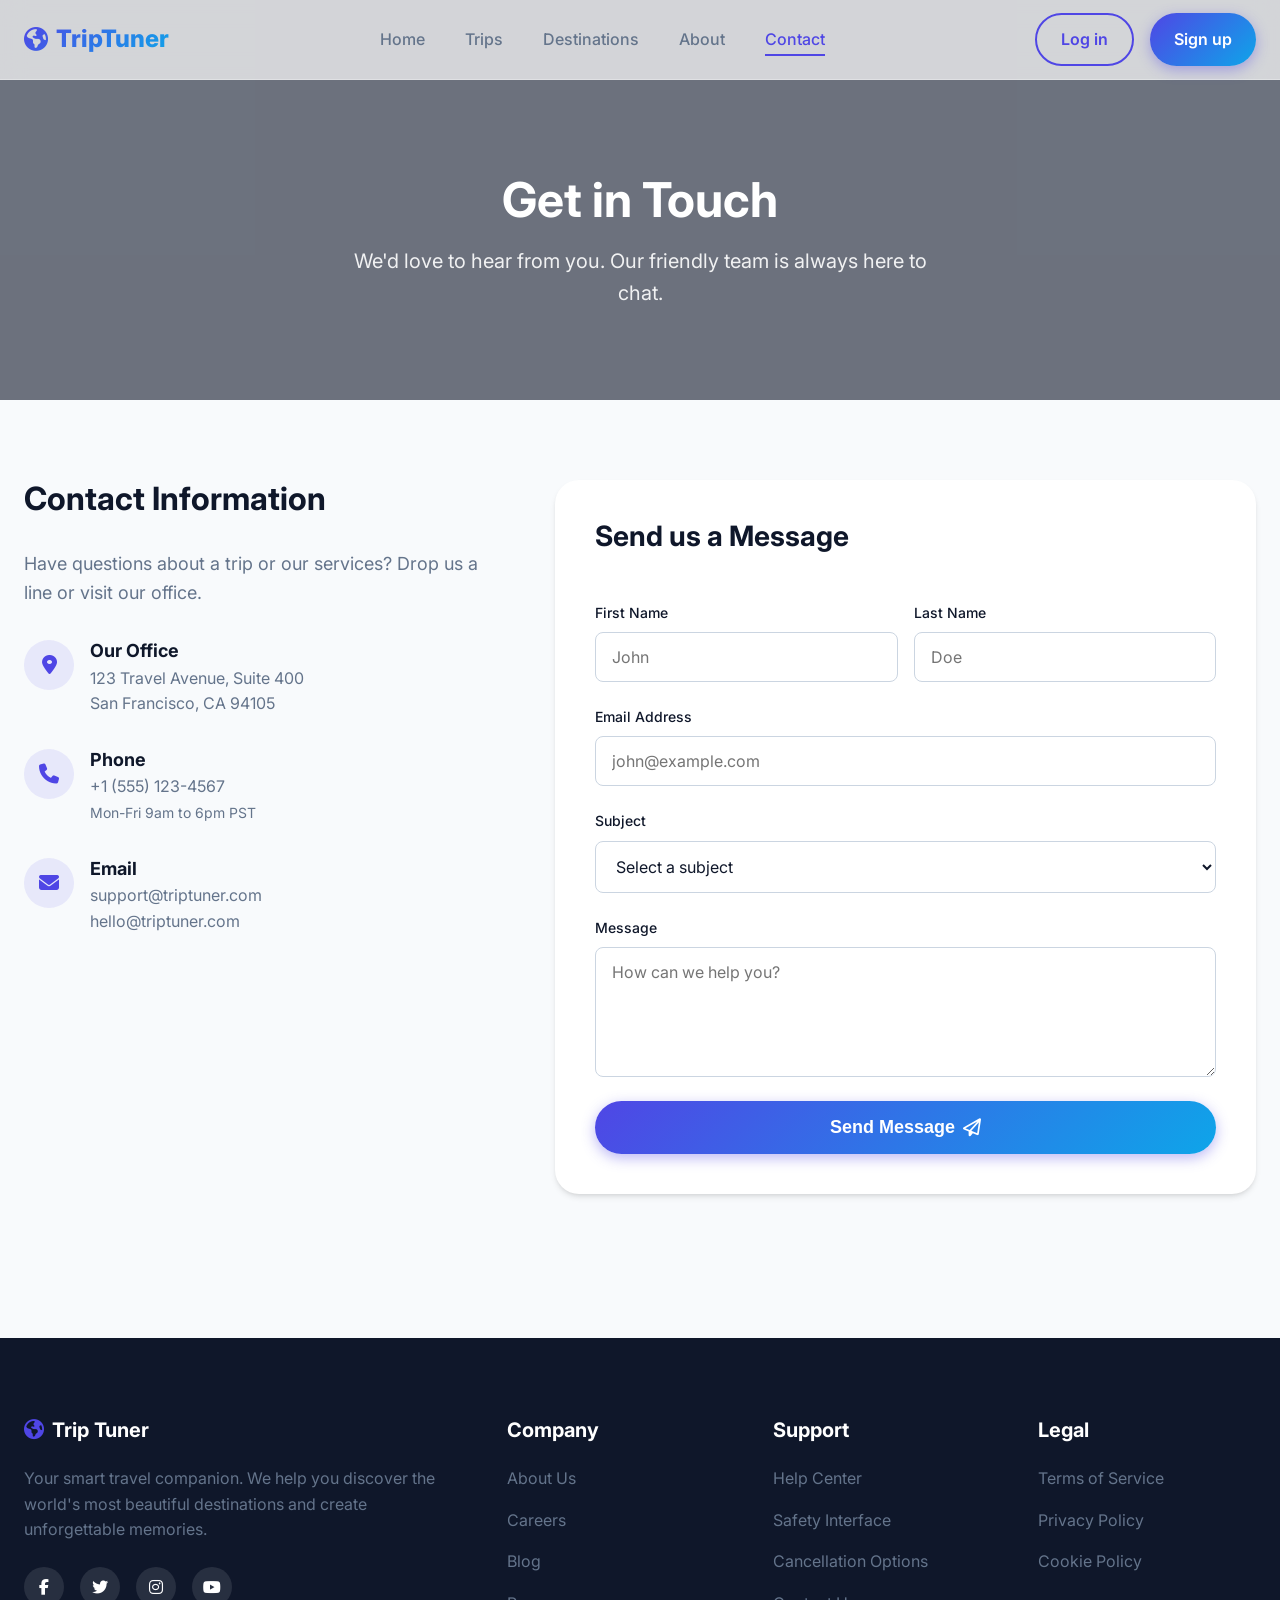
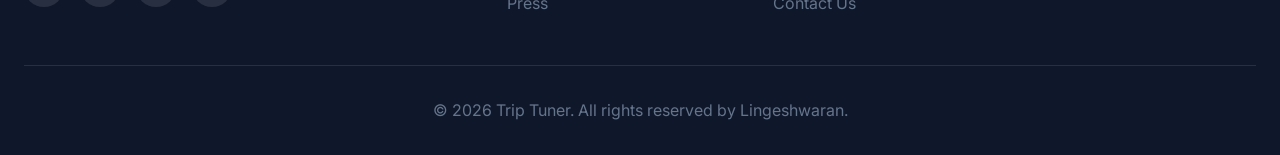
<file: Trip Tuner/contact.html>
<!DOCTYPE html>
<html lang="en">

<head>
    <meta charset="UTF-8">
    <meta name="viewport" content="width=device-width, initial-scale=1.0">
    <meta name="description" content="Contact Trip Tuner - Get in touch with us">
    <title>Contact Us | Trip Tuner</title>

    <!-- Google Fonts -->
    <link rel="preconnect" href="https://fonts.googleapis.com">
    <link rel="preconnect" href="https://fonts.gstatic.com" crossorigin>
    <link href="https://fonts.googleapis.com/css2?family=Inter:wght@400;500;600;700;800&display=swap" rel="stylesheet">

    <!-- Font Awesome for Icons -->
    <link rel="stylesheet" href="https://cdnjs.cloudflare.com/ajax/libs/font-awesome/6.4.0/css/all.min.css">

    <!-- Custom CSS -->
    <link rel="stylesheet" href="css/style.css">
</head>

<body>

    <!-- Navigation -->
    <nav class="navbar" id="navbar">
        <div class="container nav-container">
            <a href="index.html" class="logo">
                <i class="fa-solid fa-earth-americas"></i>
                TripTuner
            </a>

            <div class="nav-links" id="navLinks">
                <a href="index.html" class="nav-item">Home</a>
                <a href="trips.html" class="nav-item">Trips</a>
                <a href="#" class="nav-item">Destinations</a>
                <a href="#" class="nav-item">About</a>
                <a href="contact.html" class="nav-item active">Contact</a>

                <!-- Mobile Buttons -->
                <div class="nav-buttons-mobile" style="display: none;">
                    <a href="login.html" class="btn btn-outline" style="width: 100%">Log in</a>
                    <a href="signup.html" class="btn btn-primary" style="width: 100%">Sign up</a>
                </div>
            </div>

            <div class="nav-buttons" id="navButtonsDesktop">
                <a href="login.html" class="btn btn-outline">Log in</a>
                <a href="signup.html" class="btn btn-primary">Sign up</a>
            </div>

            <button class="mobile-menu-btn" id="mobileMenuBtn">
                <i class="fa-solid fa-bars"></i>
            </button>
        </div>
    </nav>

    <!-- Page Header -->
    <header class="page-header"
        style="background-image: url('https://images.unsplash.com/photo-1523961131990-5ea7c61b2107?ixlib=rb-4.0.3&auto=format&fit=crop&w=1920&q=80');">
        <div class="page-header-content container">
            <h1 class="page-title">Get in Touch</h1>
            <p class="page-subtitle">We'd love to hear from you. Our friendly team is always here to chat.</p>
        </div>
    </header>

    <!-- Contact Section -->
    <section class="section">
        <div class="container">
            <div class="contact-grid">

                <!-- Contact Info -->
                <div class="contact-info">
                    <h2 class="section-title" style="margin-bottom: 2rem; font-size: 2rem;">Contact Information</h2>
                    <p style="color: var(--text-muted); margin-bottom: 2rem; font-size: 1.125rem;">
                        Have questions about a trip or our services? Drop us a line or visit our office.
                    </p>

                    <div class="contact-methods">
                        <div class="contact-method">
                            <div class="contact-icon">
                                <i class="fa-solid fa-location-dot"></i>
                            </div>
                            <div class="contact-details">
                                <h3>Our Office</h3>
                                <p>123 Travel Avenue, Suite 400<br>San Francisco, CA 94105</p>
                            </div>
                        </div>

                        <div class="contact-method">
                            <div class="contact-icon">
                                <i class="fa-solid fa-phone"></i>
                            </div>
                            <div class="contact-details">
                                <h3>Phone</h3>
                                <p>+1 (555) 123-4567<br><span
                                        style="color: var(--text-muted); font-size: 0.875rem;">Mon-Fri 9am to 6pm
                                        PST</span></p>
                            </div>
                        </div>

                        <div class="contact-method">
                            <div class="contact-icon">
                                <i class="fa-solid fa-envelope"></i>
                            </div>
                            <div class="contact-details">
                                <h3>Email</h3>
                                <p>support@triptuner.com<br>hello@triptuner.com</p>
                            </div>
                        </div>
                    </div>
                </div>

                <!-- Contact Form -->
                <div class="contact-form-container">
                    <form class="auth-form"
                        onsubmit="event.preventDefault(); alert('Message sent successfully! We will get back to you soon.');">
                        <h2 style="font-size: 1.75rem; margin-bottom: 1.5rem; color: var(--text-main);">Send us a
                            Message</h2>

                        <div class="form-row" style="display: grid; grid-template-columns: 1fr 1fr; gap: 1rem;">
                            <div class="form-group">
                                <label for="firstName" class="form-label">First Name</label>
                                <input type="text" id="firstName" class="form-input" placeholder="John" required>
                            </div>
                            <div class="form-group">
                                <label for="lastName" class="form-label">Last Name</label>
                                <input type="text" id="lastName" class="form-input" placeholder="Doe" required>
                            </div>
                        </div>

                        <div class="form-group">
                            <label for="email" class="form-label">Email Address</label>
                            <input type="email" id="email" class="form-input" placeholder="john@example.com" required>
                        </div>

                        <div class="form-group">
                            <label for="subject" class="form-label">Subject</label>
                            <select id="subject" class="form-input" required style="appearance: auto;">
                                <option value="" disabled selected>Select a subject</option>
                                <option value="booking">Booking Inquiry</option>
                                <option value="support">Technical Support</option>
                                <option value="feedback">Feedback</option>
                                <option value="other">Other</option>
                            </select>
                        </div>

                        <div class="form-group">
                            <label for="message" class="form-label">Message</label>
                            <textarea id="message" class="form-input" rows="5" placeholder="How can we help you?"
                                required style="resize: vertical;"></textarea>
                        </div>

                        <button type="submit" class="btn btn-primary"
                            style="width: 100%; padding: 1rem; font-size: 1.125rem;">
                            Send Message <i class="fa-regular fa-paper-plane" style="margin-left: 0.5rem;"></i>
                        </button>
                    </form>
                </div>
            </div>
        </div>
    </section>

    <!-- Footer -->
    <footer class="footer">
        <div class="container">
            <div class="footer-grid">
                <div class="footer-col">
                    <h3><i class="fa-solid fa-earth-americas"
                            style="color: var(--primary); margin-right: 0.5rem;"></i>Trip Tuner</h3>
                    <p>Your smart travel companion. We help you discover the world's most beautiful destinations and
                        create unforgettable memories.</p>
                    <div class="social-links">
                        <a href="#"><i class="fa-brands fa-facebook-f"></i></a>
                        <a href="#"><i class="fa-brands fa-twitter"></i></a>
                        <a href="#"><i class="fa-brands fa-instagram"></i></a>
                        <a href="#"><i class="fa-brands fa-youtube"></i></a>
                    </div>
                </div>

                <div class="footer-col">
                    <h3>Company</h3>
                    <div class="footer-links">
                        <a href="#">About Us</a>
                        <a href="#">Careers</a>
                        <a href="#">Blog</a>
                        <a href="#">Press</a>
                    </div>
                </div>

                <div class="footer-col">
                    <h3>Support</h3>
                    <div class="footer-links">
                        <a href="#">Help Center</a>
                        <a href="#">Safety Interface</a>
                        <a href="#">Cancellation Options</a>
                        <a href="contact.html">Contact Us</a>
                    </div>
                </div>

                <div class="footer-col">
                    <h3>Legal</h3>
                    <div class="footer-links">
                        <a href="#">Terms of Service</a>
                        <a href="#">Privacy Policy</a>
                        <a href="#">Cookie Policy</a>
                    </div>
                </div>
            </div>

            <div class="footer-bottom">
                <p>&copy; 2026 Trip Tuner. All rights reserved by Lingeshwaran.</p>
            </div>
        </div>
    </footer>

    <!-- Scripts -->
    <script src="js/main.js"></script>
</body>

</html>
</file>
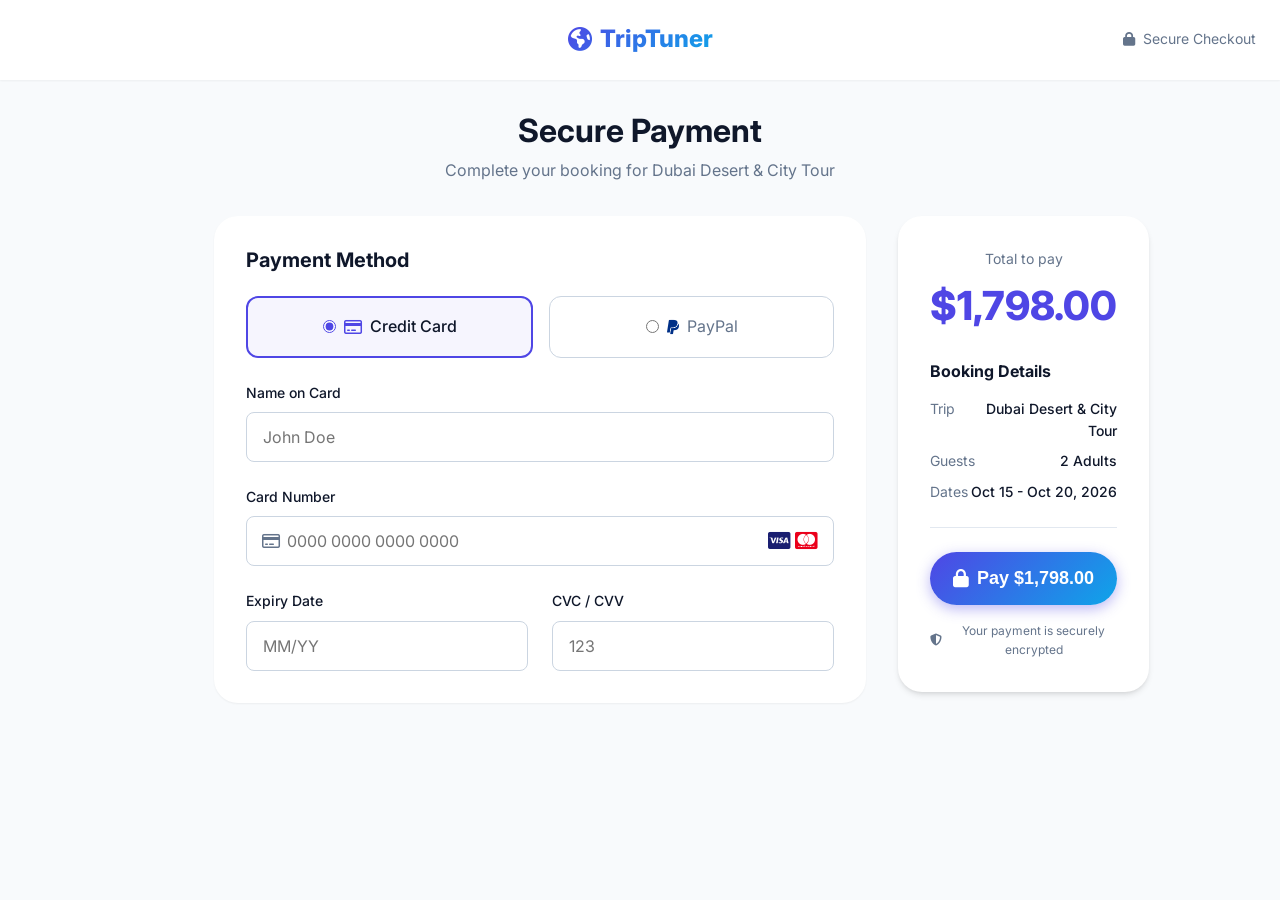
<file: Trip Tuner/payment.html>
<!DOCTYPE html>
<html lang="en">

<head>
    <meta charset="UTF-8">
    <meta name="viewport" content="width=device-width, initial-scale=1.0">
    <meta name="description" content="Secure Payment - Trip Tuner">
    <title>Secure Payment | Trip Tuner</title>

    <!-- Google Fonts -->
    <link rel="preconnect" href="https://fonts.googleapis.com">
    <link rel="preconnect" href="https://fonts.gstatic.com" crossorigin>
    <link href="https://fonts.googleapis.com/css2?family=Inter:wght@400;500;600;700;800&display=swap" rel="stylesheet">

    <!-- Font Awesome for Icons -->
    <link rel="stylesheet" href="https://cdnjs.cloudflare.com/ajax/libs/font-awesome/6.4.0/css/all.min.css">

    <!-- Custom CSS -->
    <link rel="stylesheet" href="css/style.css">
</head>

<body class="bg-gray">

    <!-- Navigation (Simplified for checkout) -->
    <nav class="navbar" id="navbar" style="background: var(--white); box-shadow: var(--shadow-sm);">
        <div class="container nav-container" style="justify-content: center;">
            <a href="index.html" class="logo">
                <i class="fa-solid fa-earth-americas"></i>
                TripTuner
            </a>
            <div
                style="position: absolute; right: 1.5rem; color: var(--text-muted); font-size: 0.875rem; display: flex; align-items: center; gap: 0.5rem;">
                <i class="fa-solid fa-lock"></i> Secure Checkout
            </div>
        </div>
    </nav>

    <div style="height: var(--nav-height);"></div>

    <!-- Payment Section -->
    <section class="section" style="padding-top: 2rem;">
        <div class="container" style="max-width: 900px;">

            <div style="text-align: center; margin-bottom: 2rem;">
                <h1 style="font-size: 2rem; margin-bottom: 0.5rem;">Secure Payment</h1>
                <p style="color: var(--text-muted);">Complete your booking for Dubai Desert & City Tour</p>
            </div>

            <div class="booking-grid"
                style="display: grid; grid-template-columns: 1.5fr 1fr; gap: 2rem; align-items: start;">

                <!-- Left Column: Payment Form -->
                <div>
                    <!-- Payment Methods -->
                    <div
                        style="background: var(--white); border-radius: 1.5rem; padding: 2rem; margin-bottom: 2rem; box-shadow: var(--shadow-sm);">
                        <h2 style="font-size: 1.25rem; margin-bottom: 1.5rem;">Payment Method</h2>

                        <div style="display: flex; gap: 1rem; margin-bottom: 1.5rem;">
                            <label
                                style="flex: 1; border: 2px solid var(--primary); border-radius: 0.75rem; padding: 1rem; display: flex; align-items: center; justify-content: center; gap: 0.5rem; cursor: pointer; background: rgba(79, 70, 229, 0.05); font-weight: 500;">
                                <input type="radio" name="payment_method" checked style="accent-color: var(--primary);">
                                <i class="fa-regular fa-credit-card" style="color: var(--primary);"></i> Credit Card
                            </label>
                            <label
                                style="flex: 1; border: 1px solid #cbd5e1; border-radius: 0.75rem; padding: 1rem; display: flex; align-items: center; justify-content: center; gap: 0.5rem; cursor: pointer; color: var(--text-muted);">
                                <input type="radio" name="payment_method" style="accent-color: var(--primary);">
                                <i class="fa-brands fa-paypal" style="color: #003087;"></i> PayPal
                            </label>
                        </div>

                        <form id="paymentForm" class="auth-form"
                            onsubmit="event.preventDefault(); window.location.href='my-bookings.html';">
                            <div class="form-group">
                                <label class="form-label">Name on Card</label>
                                <input type="text" class="form-input" placeholder="John Doe" required>
                            </div>

                            <div class="form-group">
                                <label class="form-label">Card Number</label>
                                <div style="position: relative;">
                                    <input type="text" class="form-input" placeholder="0000 0000 0000 0000"
                                        style="width: 100%; padding-left: 2.5rem;" required maxlength="19">
                                    <i class="fa-regular fa-credit-card"
                                        style="position: absolute; left: 1rem; top: 50%; transform: translateY(-50%); color: var(--text-muted);"></i>
                                    <div
                                        style="position: absolute; right: 1rem; top: 50%; transform: translateY(-50%); display: flex; gap: 0.25rem;">
                                        <i class="fa-brands fa-cc-visa" style="color: #1a1f71; font-size: 1.25rem;"></i>
                                        <i class="fa-brands fa-cc-mastercard"
                                            style="color: #eb001b; font-size: 1.25rem;"></i>
                                    </div>
                                </div>
                            </div>

                            <div class="form-row" style="display: grid; grid-template-columns: 1fr 1fr; gap: 1.5rem;">
                                <div class="form-group">
                                    <label class="form-label">Expiry Date</label>
                                    <input type="text" class="form-input" placeholder="MM/YY" required maxlength="5">
                                </div>
                                <div class="form-group">
                                    <label class="form-label">CVC / CVV</label>
                                    <input type="password" class="form-input" placeholder="123" required maxlength="4">
                                </div>
                            </div>
                        </form>
                    </div>
                </div>

                <!-- Right Column: Final Summary -->
                <div>
                    <div class="order-summary"
                        style="background: var(--white); border-radius: 1.5rem; padding: 2rem; box-shadow: var(--shadow-md); position: sticky; top: 100px;">

                        <div style="margin-bottom: 1.5rem; text-align: center;">
                            <div style="font-size: 0.875rem; color: var(--text-muted); margin-bottom: 0.25rem;">Total to
                                pay</div>
                            <div style="font-size: 2.5rem; font-weight: 800; color: var(--primary);">$1,798.00</div>
                        </div>

                        <div style="padding-bottom: 1.5rem; border-bottom: 1px solid #e2e8f0; margin-bottom: 1.5rem;">
                            <h4 style="font-size: 1rem; margin-bottom: 1rem;">Booking Details</h4>
                            <div
                                style="display: flex; justify-content: space-between; margin-bottom: 0.5rem; font-size: 0.875rem;">
                                <span style="color: var(--text-muted);">Trip</span>
                                <span style="font-weight: 500; text-align: right;">Dubai Desert & City Tour</span>
                            </div>
                            <div
                                style="display: flex; justify-content: space-between; margin-bottom: 0.5rem; font-size: 0.875rem;">
                                <span style="color: var(--text-muted);">Guests</span>
                                <span style="font-weight: 500;">2 Adults</span>
                            </div>
                            <div style="display: flex; justify-content: space-between; font-size: 0.875rem;">
                                <span style="color: var(--text-muted);">Dates</span>
                                <span style="font-weight: 500;">Oct 15 - Oct 20, 2026</span>
                            </div>
                        </div>

                        <button type="button" class="btn btn-primary"
                            onclick="document.getElementById('paymentForm').submit();"
                            style="width: 100%; padding: 1rem; font-size: 1.125rem; margin-bottom: 1rem;">
                            <i class="fa-solid fa-lock" style="margin-right: 0.5rem;"></i> Pay $1,798.00
                        </button>

                        <div
                            style="font-size: 0.75rem; color: var(--text-muted); text-align: center; display: flex; align-items: center; justify-content: center; gap: 0.5rem;">
                            <i class="fa-solid fa-shield-halved"></i> Your payment is securely encrypted
                        </div>
                    </div>
                </div>
            </div>
        </div>
    </section>

    <!-- Scripts -->
    <script src="js/main.js"></script>
</body>

</html>
</file>
<file: Trip Tuner/css/style.css>
:root {
  /* Colors */
  --primary: #4F46E5;
  --primary-hover: #4338ca;
  --secondary: #0ea5e9;
  --bg-color: #f8fafc;
  --bg-color-dark: #0f172a;
  --text-main: #0f172a;
  --text-muted: #64748b;
  --text-light: #f8fafc;
  --white: #ffffff;

  /* Layout */
  --max-width: 1280px;
  --nav-height: 80px;

  /* Shadows & Glass */
  --shadow-sm: 0 1px 2px 0 rgb(0 0 0 / 0.05);
  --shadow-md: 0 4px 6px -1px rgb(0 0 0 / 0.1), 0 2px 4px -2px rgb(0 0 0 / 0.1);
  --shadow-lg: 0 10px 15px -3px rgb(0 0 0 / 0.1), 0 4px 6px -4px rgb(0 0 0 / 0.1);

  --glass-bg: rgba(255, 255, 255, 0.7);
  --glass-border: rgba(255, 255, 255, 0.3);

  /* Typography */
  --font-family: 'Inter', system-ui, -apple-system, sans-serif;

  /* Transitions */
  --transition: all 0.3s cubic-bezier(0.4, 0, 0.2, 1);
}

/* Reset Component Base */
* {
  margin: 0;
  padding: 0;
  box-sizing: border-box;
}

body {
  font-family: var(--font-family);
  background-color: var(--bg-color);
  color: var(--text-main);
  line-height: 1.6;
  overflow-x: hidden;
}

/* Typography */
h1,
h2,
h3,
h4,
h5,
h6 {
  font-weight: 700;
  line-height: 1.2;
}

a {
  text-decoration: none;
  color: inherit;
  transition: var(--transition);
}

ul {
  list-style: none;
}

img {
  max-width: 100%;
  height: auto;
  display: block;
}

/* Layout Utilities */
.container {
  width: 100%;
  max-width: var(--max-width);
  margin: 0 auto;
  padding: 0 1.5rem;
}

.section {
  padding: 5rem 0;
}

/* Buttons */
.btn {
  display: inline-flex;
  align-items: center;
  justify-content: center;
  padding: 0.75rem 1.5rem;
  border-radius: 9999px;
  font-weight: 600;
  font-size: 1rem;
  cursor: pointer;
  transition: var(--transition);
  border: none;
  outline: none;
}

.btn-primary {
  background: linear-gradient(135deg, var(--primary), var(--secondary));
  color: var(--white);
  box-shadow: 0 4px 14px 0 rgba(79, 70, 229, 0.39);
}

.btn-primary:hover {
  transform: translateY(-2px);
  box-shadow: 0 6px 20px rgba(79, 70, 229, 0.4);
}

.btn-outline {
  background: transparent;
  color: var(--primary);
  border: 2px solid var(--primary);
}

.btn-outline:hover {
  background: var(--primary);
  color: var(--white);
}

/* Navigation - Glassmorphism */
.navbar {
  position: fixed;
  top: 0;
  left: 0;
  width: 100%;
  height: var(--nav-height);
  z-index: 1000;
  background: var(--glass-bg);
  backdrop-filter: blur(12px);
  -webkit-backdrop-filter: blur(12px);
  border-bottom: 1px solid var(--glass-border);
  transition: var(--transition);
}

.navbar.scrolled {
  background: rgba(255, 255, 255, 0.95);
  box-shadow: var(--shadow-sm);
}

.nav-container {
  display: flex;
  justify-content: space-between;
  align-items: center;
  height: 100%;
}

.logo {
  font-size: 1.5rem;
  font-weight: 800;
  background: linear-gradient(135deg, var(--primary), var(--secondary));
  -webkit-background-clip: text;
  -webkit-text-fill-color: transparent;
  display: flex;
  align-items: center;
  gap: 0.5rem;
}

.nav-links {
  display: flex;
  gap: 2.5rem;
  align-items: center;
}

.nav-links a.nav-item {
  font-weight: 500;
  color: var(--text-muted);
  position: relative;
}

.nav-links a.nav-item:hover,
.nav-links a.nav-item.active {
  color: var(--primary);
}

.nav-links a.nav-item::after {
  content: '';
  position: absolute;
  bottom: -4px;
  left: 0;
  width: 0%;
  height: 2px;
  background-color: var(--primary);
  transition: var(--transition);
}

.nav-links a.nav-item:hover::after,
.nav-links a.nav-item.active::after {
  width: 100%;
}

.nav-buttons {
  display: flex;
  gap: 1rem;
}

.mobile-menu-btn {
  display: none;
  font-size: 1.5rem;
  background: transparent;
  border: none;
  color: var(--text-main);
  cursor: pointer;
}

/* Hero Section */
.hero {
  min-height: 100vh;
  padding-top: var(--nav-height);
  display: flex;
  align-items: center;
  position: relative;
  overflow: hidden;
}

.hero-bg {
  position: absolute;
  top: 0;
  left: 0;
  width: 100%;
  height: 100%;
  z-index: -1;
}

.hero-bg img {
  width: 100%;
  height: 100%;
  object-fit: cover;
  filter: brightness(0.6);
}

.hero-content {
  text-align: center;
  color: var(--white);
  max-width: 800px;
  margin: 0 auto;
}

.hero-title {
  font-size: 4rem;
  margin-bottom: 1.5rem;
  animation: fadeUp 1s ease-out;
}

.hero-subtitle {
  font-size: 1.25rem;
  margin-bottom: 3rem;
  color: rgba(255, 255, 255, 0.9);
  animation: fadeUp 1s ease-out 0.2s both;
}

/* Search Bar (Floating) */
.search-container {
  background: var(--white);
  border-radius: 9999px;
  padding: 0.5rem 0.5rem 0.5rem 2rem;
  display: flex;
  align-items: center;
  gap: 1rem;
  box-shadow: 0 20px 25px -5px rgb(0 0 0 / 0.1);
  max-width: 900px;
  margin: 0 auto;
  animation: fadeUp 1s ease-out 0.4s both;
}

.search-field {
  flex: 1;
  display: flex;
  align-items: center;
  gap: 0.75rem;
  padding-right: 1.5rem;
  border-right: 1px solid #e2e8f0;
}

.search-field:last-child {
  border-right: none;
}

.search-field i {
  color: var(--primary);
  font-size: 1.25rem;
}

.search-field input,
.search-field select {
  width: 100%;
  border: none;
  background: transparent;
  font-family: inherit;
  font-size: 1rem;
  color: var(--text-main);
  outline: none;
}

.search-field input::placeholder {
  color: var(--text-muted);
}

.search-btn {
  padding: 1rem 2rem;
  border-radius: 9999px;
  background: var(--primary);
  color: var(--white);
  border: none;
  font-weight: 600;
  cursor: pointer;
  transition: var(--transition);
  display: flex;
  align-items: center;
  gap: 0.5rem;
}

.search-btn:hover {
  background: var(--primary-hover);
}

/* Featured Section */
.section-header {
  text-align: center;
  margin-bottom: 4rem;
}

.section-title {
  font-size: 2.5rem;
  margin-bottom: 1rem;
  color: var(--text-main);
}

.section-subtitle {
  color: var(--text-muted);
  font-size: 1.125rem;
}

/* Trip Cards Grid */
.trips-grid {
  display: grid;
  grid-template-columns: repeat(auto-fill, minmax(320px, 1fr));
  gap: 2rem;
}

.trip-card {
  background: var(--white);
  border-radius: 1.5rem;
  overflow: hidden;
  box-shadow: var(--shadow-sm);
  transition: var(--transition);
  position: relative;
}

.trip-card:hover {
  transform: translateY(-10px);
  box-shadow: var(--shadow-lg);
}

.trip-image-container {
  position: relative;
  height: 240px;
  overflow: hidden;
}

.trip-image-container img {
  width: 100%;
  height: 100%;
  object-fit: cover;
  transition: transform 0.5s ease;
}

.trip-card:hover .trip-image-container img {
  transform: scale(1.1);
}

.trip-badge {
  position: absolute;
  top: 1rem;
  right: 1rem;
  background: rgba(255, 255, 255, 0.9);
  backdrop-filter: blur(4px);
  padding: 0.5rem 1rem;
  border-radius: 9999px;
  font-weight: 600;
  color: var(--primary);
  font-size: 0.875rem;
}

.wishlist-btn {
  position: absolute;
  top: 1rem;
  left: 1rem;
  background: rgba(255, 255, 255, 0.8);
  border: none;
  border-radius: 50%;
  width: 40px;
  height: 40px;
  display: flex;
  align-items: center;
  justify-content: center;
  cursor: pointer;
  transition: var(--transition);
  color: var(--text-muted);
}

.wishlist-btn:hover,
.wishlist-btn.active {
  background: var(--white);
  color: #ef4444;
}

.trip-content {
  padding: 1.5rem;
}

.trip-location {
  display: flex;
  align-items: center;
  gap: 0.5rem;
  color: var(--text-muted);
  font-size: 0.875rem;
  margin-bottom: 0.75rem;
}

.trip-title {
  font-size: 1.25rem;
  margin-bottom: 1rem;
  color: var(--text-main);
}

.trip-meta {
  display: flex;
  justify-content: space-between;
  align-items: center;
  padding-bottom: 1rem;
  border-bottom: 1px solid #e2e8f0;
  margin-bottom: 1rem;
}

.meta-item {
  display: flex;
  align-items: center;
  gap: 0.5rem;
  color: var(--text-muted);
  font-size: 0.875rem;
}

.meta-item i {
  color: #fbbf24;
}

.trip-footer {
  display: flex;
  justify-content: space-between;
  align-items: center;
}

.trip-price {
  font-size: 1.5rem;
  font-weight: 700;
  color: var(--primary);
}

.trip-price span {
  font-size: 0.875rem;
  color: var(--text-muted);
  font-weight: 400;
}

/* Footer Section */
.footer {
  background: var(--bg-color-dark);
  color: var(--text-light);
  padding: 5rem 0 2rem;
  margin-top: 4rem;
}

.footer-grid {
  display: grid;
  grid-template-columns: 2fr 1fr 1fr 1fr;
  gap: 3rem;
  margin-bottom: 3rem;
}

.footer-col h3 {
  font-size: 1.25rem;
  margin-bottom: 1.5rem;
  color: var(--white);
}

.footer-col p {
  color: var(--text-muted);
  margin-bottom: 1.5rem;
}

.footer-links {
  display: flex;
  flex-direction: column;
  gap: 1rem;
}

.footer-links a {
  color: var(--text-muted);
}

.footer-links a:hover {
  color: var(--white);
}

.social-links {
  display: flex;
  gap: 1rem;
}

.social-links a {
  width: 40px;
  height: 40px;
  border-radius: 50%;
  background: rgba(255, 255, 255, 0.1);
  display: flex;
  align-items: center;
  justify-content: center;
  color: var(--white);
}

.social-links a:hover {
  background: var(--primary);
  transform: translateY(-3px);
}

.footer-bottom {
  text-align: center;
  padding-top: 2rem;
  border-top: 1px solid rgba(255, 255, 255, 0.1);
  color: var(--text-muted);
}

/* Forms & Auth */
.auth-form {
  display: flex;
  flex-direction: column;
  gap: 1.5rem;
}

.form-group {
  display: flex;
  flex-direction: column;
  gap: 0.5rem;
}

.form-label {
  font-weight: 500;
  color: var(--text-main);
  font-size: 0.875rem;
}

.form-input {
  padding: 0.875rem 1rem;
  border-radius: 0.5rem;
  border: 1px solid #cbd5e1;
  background: var(--white);
  font-family: inherit;
  font-size: 1rem;
  color: var(--text-main);
  transition: var(--transition);
}

.form-input:focus {
  outline: none;
  border-color: var(--primary);
  box-shadow: 0 0 0 3px rgba(79, 70, 229, 0.1);
}

/* Page Headers */
.page-header {
  height: 400px;
  background-size: cover;
  background-position: center;
  position: relative;
  display: flex;
  align-items: center;
  justify-content: center;
  text-align: center;
  color: var(--white);
  padding-top: var(--nav-height);
}

.page-header::before {
  content: '';
  position: absolute;
  top: 0;
  left: 0;
  width: 100%;
  height: 100%;
  background: rgba(15, 23, 42, 0.6);
}

.page-header-content {
  position: relative;
  z-index: 1;
}

.page-title {
  font-size: 3rem;
  margin-bottom: 1rem;
  animation: fadeUp 0.8s ease-out;
}

.page-subtitle {
  font-size: 1.25rem;
  color: rgba(255, 255, 255, 0.9);
  max-width: 600px;
  margin: 0 auto;
  animation: fadeUp 0.8s ease-out 0.2s both;
}

/* Contact Page */
.contact-grid {
  display: grid;
  grid-template-columns: 1fr 1.5fr;
  gap: 4rem;
}

.contact-method {
  display: flex;
  gap: 1rem;
  margin-bottom: 2rem;
}

.contact-icon {
  width: 50px;
  height: 50px;
  border-radius: 50%;
  background: rgba(79, 70, 229, 0.1);
  color: var(--primary);
  display: flex;
  align-items: center;
  justify-content: center;
  font-size: 1.25rem;
  flex-shrink: 0;
}

.contact-details h3 {
  font-size: 1.125rem;
  margin-bottom: 0.25rem;
}

.contact-details p {
  color: var(--text-muted);
}

.contact-form-container {
  background: var(--white);
  padding: 2.5rem;
  border-radius: 1.5rem;
  box-shadow: var(--shadow-md);
}

/* Booking & Payment Pages */
@media (max-width: 768px) {

  .contact-grid,
  .booking-grid {
    grid-template-columns: 1fr !important;
  }
}

/* Animations */
@keyframes fadeUp {
  from {
    opacity: 0;
    transform: translateY(30px);
  }

  to {
    opacity: 1;
    transform: translateY(0);
  }
}

/* Responsive Design */
@media (max-width: 1024px) {
  .hero-title {
    font-size: 3rem;
  }

  .search-container {
    flex-wrap: wrap;
    border-radius: 1.5rem;
    padding: 1.5rem;
  }

  .search-field {
    border-right: none;
    border-bottom: 1px solid #e2e8f0;
    padding-bottom: 1rem;
    margin-bottom: 1rem;
    width: 100%;
  }

  .search-btn {
    width: 100%;
    justify-content: center;
  }
}

@media (max-width: 768px) {

  .nav-links,
  .nav-buttons {
    display: none;
    /* Mobile menu will be handled via JS */
  }

  .mobile-menu-btn {
    display: block;
  }

  /* Mobile menu active state */
  .nav-menu-active {
    position: absolute;
    top: var(--nav-height);
    left: 0;
    width: 100%;
    background: var(--white);
    padding: 2rem;
    flex-direction: column;
    display: flex;
    box-shadow: var(--shadow-md);
    gap: 1.5rem;
  }

  .nav-menu-active .nav-item {
    font-size: 1.125rem;
    width: 100%;
    padding: 0.5rem 0;
  }

  .nav-buttons-mobile {
    display: flex;
    flex-direction: column;
    width: 100%;
    gap: 1rem;
  }

  .footer-grid {
    grid-template-columns: 1fr;
    gap: 2rem;
  }
}
</file>
